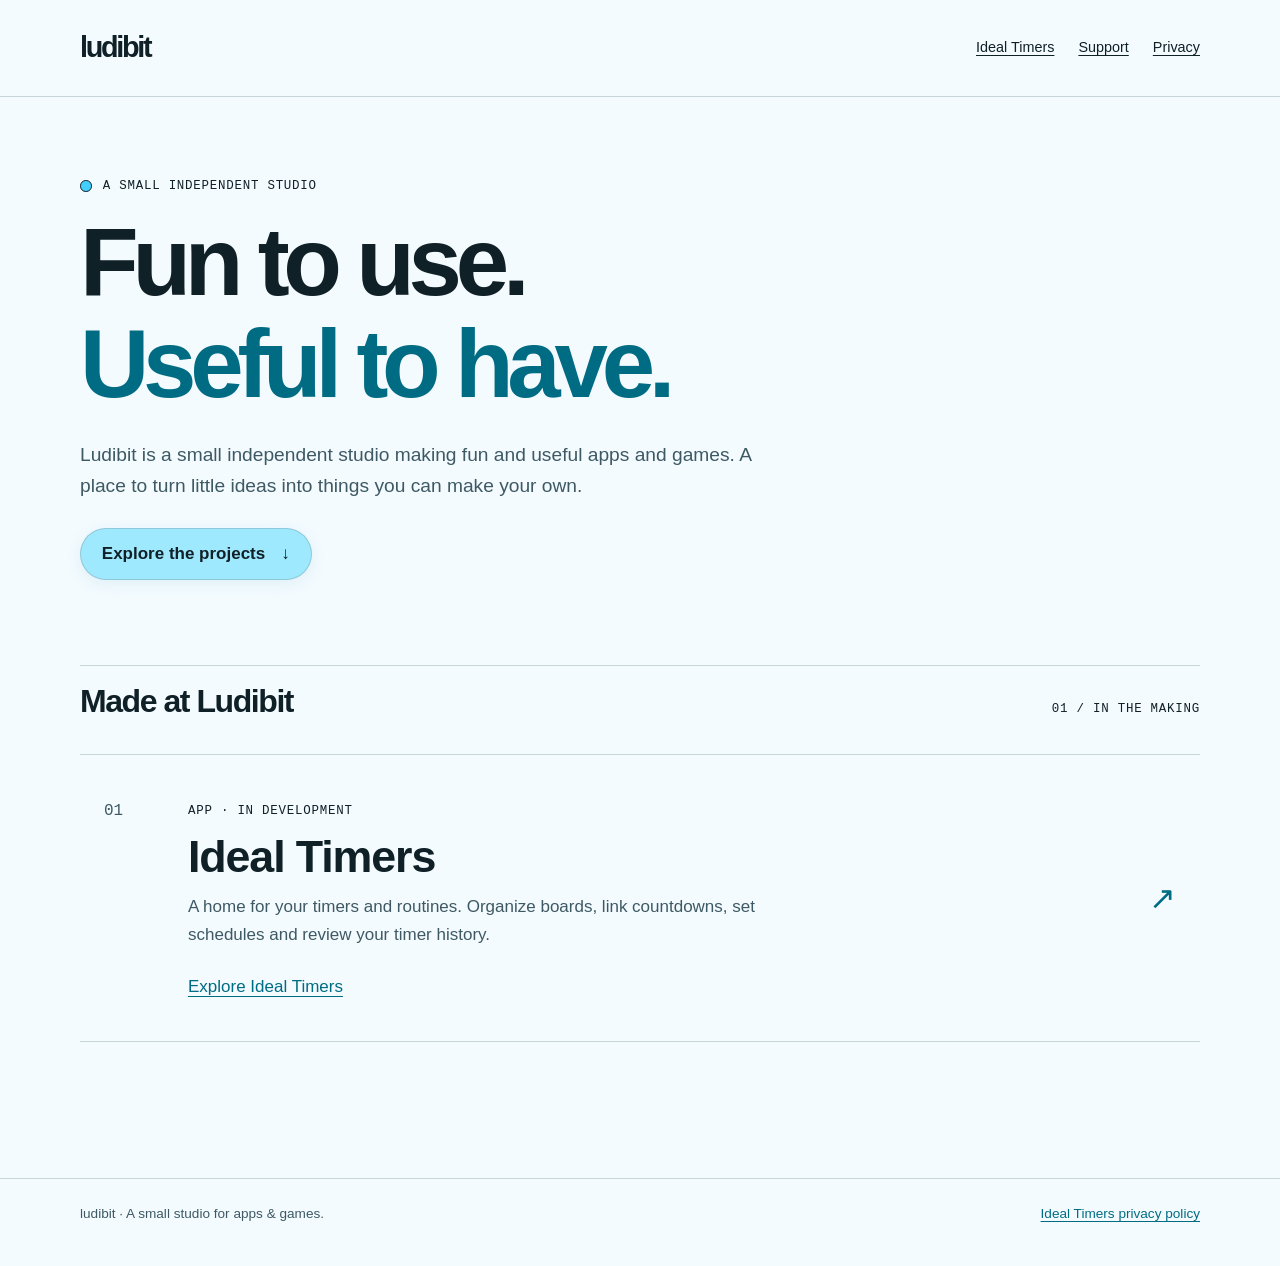
<file: index.html>
<!doctype html>
<html lang="en">
<head>
  <meta charset="utf-8">
  <meta name="viewport" content="width=device-width,initial-scale=1">
  <meta name="description" content="Ludibit is a small independent studio making fun and useful apps and games. Explore Ideal Timers, its first app in development.">
  <title>Ludibit — Fun and useful apps &amp; games</title>
  <link rel="stylesheet" href="styles.css?v=d5ea6af3157f">
</head>
<body>
  <header><nav class="wrap" aria-label="Main navigation">
    <a class="brand" href="/" aria-current="page">ludibit</a>
    <div class="links"><a href="/ideal_timers/">Ideal Timers</a><a href="/support/">Support</a><a href="/ideal_timers/privacy-policy/">Privacy</a></div>
  </nav></header>
  <main class="wrap">
    <section class="studio-intro" aria-labelledby="intro-title">
      <div class="eyebrow">A small independent studio</div>
      <h1 id="intro-title">Fun to use.<br><em>Useful to have.</em></h1>
      <p class="intro">Ludibit is a small independent studio making fun and useful apps and games. A place to turn little ideas into things you can make your own.</p>
      <a class="button" href="#projects">Explore the projects <span aria-hidden="true">↓</span></a>
    </section>
    <section id="projects" aria-labelledby="projects-title">
      <div class="section-head"><h2 id="projects-title">Made at Ludibit</h2><span class="caption">01 / In the making</span></div>
      <ul class="app-list">
        <li><a class="app-entry" href="/ideal_timers/">
          <span class="app-number" aria-hidden="true">01</span>
          <div class="app-entry-copy"><span class="status">App · In development</span><h3>Ideal Timers</h3><p>A home for your timers and routines. Organize boards, link countdowns, set schedules and review your timer history.</p><span class="app-entry-link">Explore Ideal Timers</span></div>
          <span class="app-entry-arrow" aria-hidden="true">↗</span>
        </a></li>
      </ul>
    </section>
  </main>
  <footer><div class="wrap footer-row"><span>ludibit · A small studio for apps &amp; games.</span><a href="/ideal_timers/privacy-policy/">Ideal Timers privacy policy</a></div></footer>
</body>
</html>
</file>
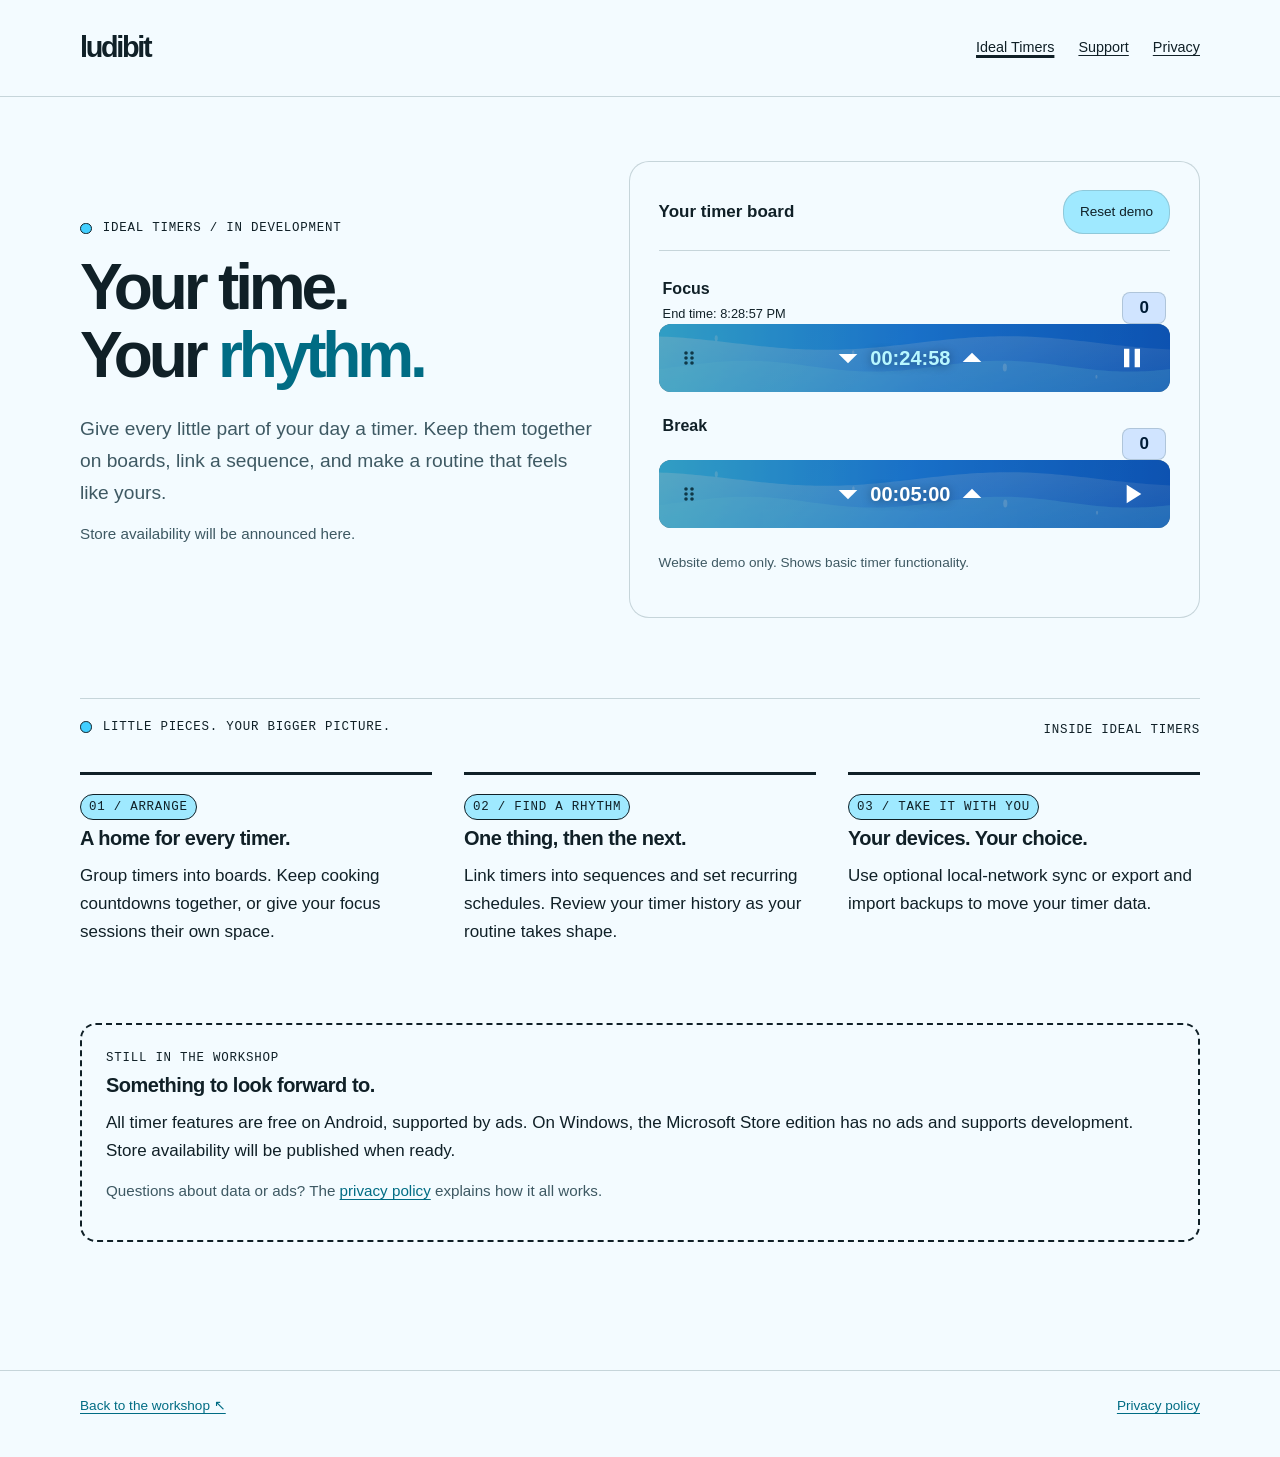
<file: ideal_timers/index.html>
<!doctype html>
<html lang="en">
<head>
  <meta charset="utf-8">
  <meta name="viewport" content="width=device-width,initial-scale=1">
  <meta name="description" content="Ideal Timers by Ludibit. Build your own rhythm with timer boards, sequences, schedules and history. Try a little timer demo.">
  <title>Ideal Timers — Find your rhythm · Ludibit</title>
  <link rel="stylesheet" href="../styles.css?v=d5ea6af3157f">
  <script src="demo.js?v=3c2bd260f013" defer></script>
</head>
<body>
  <header><nav class="wrap" aria-label="Main navigation">
    <a class="brand" href="/">ludibit</a>
    <div class="links"><a href="/ideal_timers/" aria-current="page">Ideal Timers</a><a href="/support/">Support</a><a href="/ideal_timers/privacy-policy/">Privacy</a></div>
  </nav></header>
  <main class="wrap">
    <section class="hero app-hero" aria-labelledby="app-title">
      <div><div class="eyebrow">Ideal Timers / In development</div><h1 id="app-title">Your time. <br>Your <em>rhythm.</em></h1><p class="intro">Give every little part of your day a timer. Keep them together on boards, link a sequence, and make a routine that feels like yours.</p><p class="note">Store availability will be announced here.</p></div>
      <section class="demo" aria-labelledby="demo-title" data-demo>
        <div class="demo-top"><span class="demo-title" id="demo-title">Your timer board</span><button class="board-reset" type="button" hidden>Reset demo</button></div>
        <div class="timer-list"><p class="note">An interactive preview of the app’s blue liquid timers.</p></div>
        <p class="demo-status">Website demo only. Shows basic timer functionality.</p>
        <noscript><p>Enable JavaScript to try the timer board. All app information is available below.</p></noscript>
      </section>
    </section>
    <div class="section-head" id="details"><span class="eyebrow">Little pieces. Your bigger picture.</span><span class="caption">Inside Ideal Timers</span></div>
    <div class="features"><section><span class="index">01 / Arrange</span><h3>A home for every timer.</h3><p>Group timers into boards. Keep cooking countdowns together, or give your focus sessions their own space.</p></section><section><span class="index">02 / Find a rhythm</span><h3>One thing, then the next.</h3><p>Link timers into sequences and set recurring schedules. Review your timer history as your routine takes shape.</p></section><section><span class="index">03 / Take it with you</span><h3>Your devices. Your choice.</h3><p>Use optional local-network sync or export and import backups to move your timer data.</p></section></div>
    <aside class="availability" aria-labelledby="availability-title"><div class="status">Still in the workshop</div><h3 id="availability-title">Something to look forward to.</h3><p>All timer features are free on Android, supported by ads. On Windows, the Microsoft Store edition has no ads and supports development. Store availability will be published when ready.</p><p class="note">Questions about data or ads? The <a href="privacy-policy/">privacy policy</a> explains how it all works.</p></aside>
  </main>
  <footer><div class="wrap footer-row"><a href="../">Back to the workshop ↖</a><a href="privacy-policy/">Privacy policy</a></div></footer>
</body>
</html>
</file>
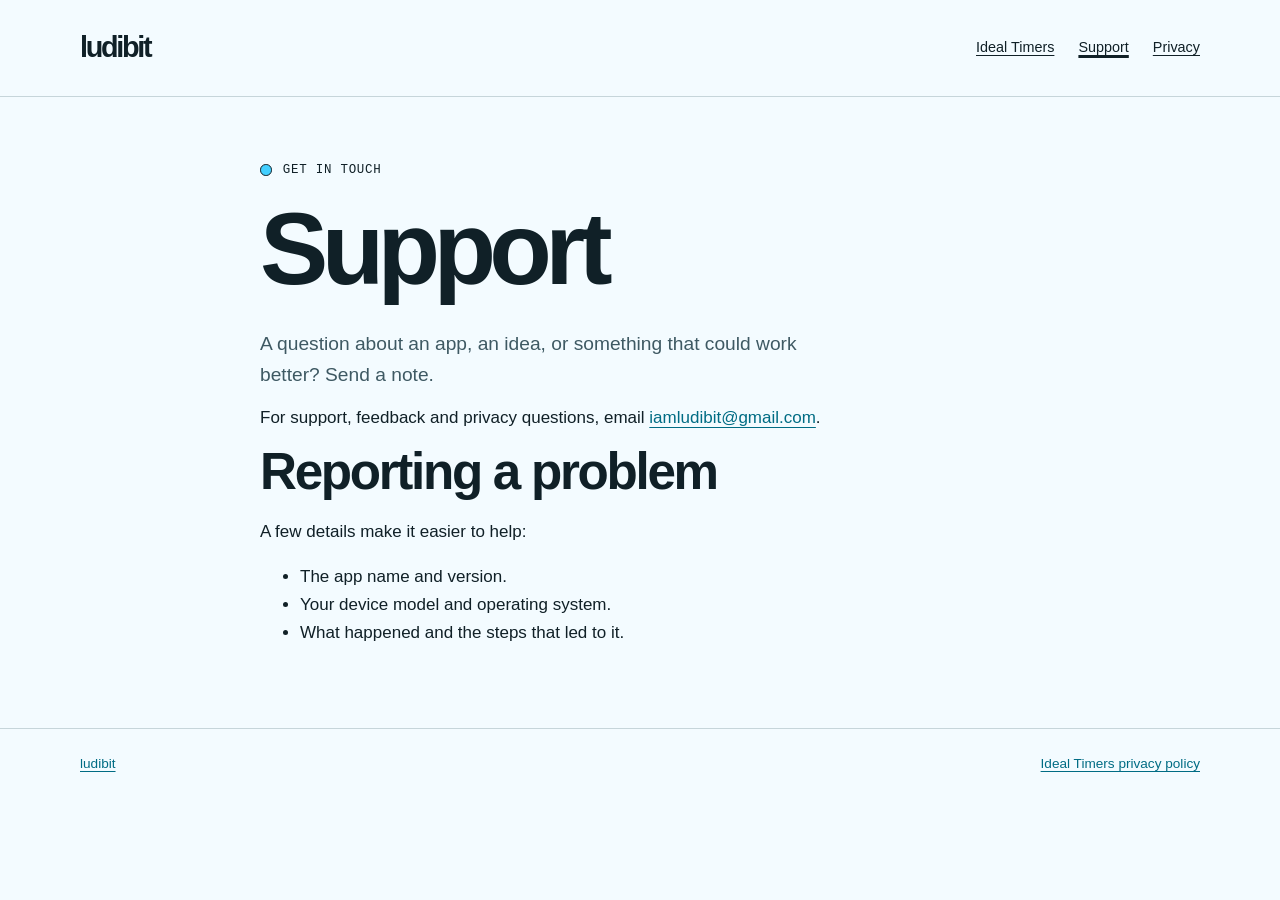
<file: support/index.html>
<!doctype html>
<html lang="en">
<head>
  <meta charset="utf-8">
  <meta name="viewport" content="width=device-width,initial-scale=1">
  <meta name="description" content="Support, feedback and privacy questions for Ludibit apps, including Ideal Timers.">
  <title>Support — Ludibit</title>
  <link rel="stylesheet" href="../styles.css?v=d5ea6af3157f">
</head>
<body>
  <header><nav class="wrap" aria-label="Main navigation">
    <a class="brand" href="/">ludibit</a>
    <div class="links"><a href="/ideal_timers/">Ideal Timers</a><a href="/support/" aria-current="page">Support</a><a href="/ideal_timers/privacy-policy/">Privacy</a></div>
  </nav></header>
  <main class="wrap policy-width">
    <div class="eyebrow">Get in touch</div>
    <h1>Support</h1>
    <p class="intro">A question about an app, an idea, or something that could work better? Send a note.</p>
    <p>For support, feedback and privacy questions, email <a href="mailto:iamludibit@gmail.com">iamludibit@gmail.com</a>.</p>
    <h2>Reporting a problem</h2>
    <p>A few details make it easier to help:</p>
    <ul>
      <li>The app name and version.</li>
      <li>Your device model and operating system.</li>
      <li>What happened and the steps that led to it.</li>
    </ul>
  </main>
  <footer><div class="wrap footer-row"><a href="/">ludibit</a><a href="/ideal_timers/privacy-policy/">Ideal Timers privacy policy</a></div></footer>
</body>
</html>
</file>
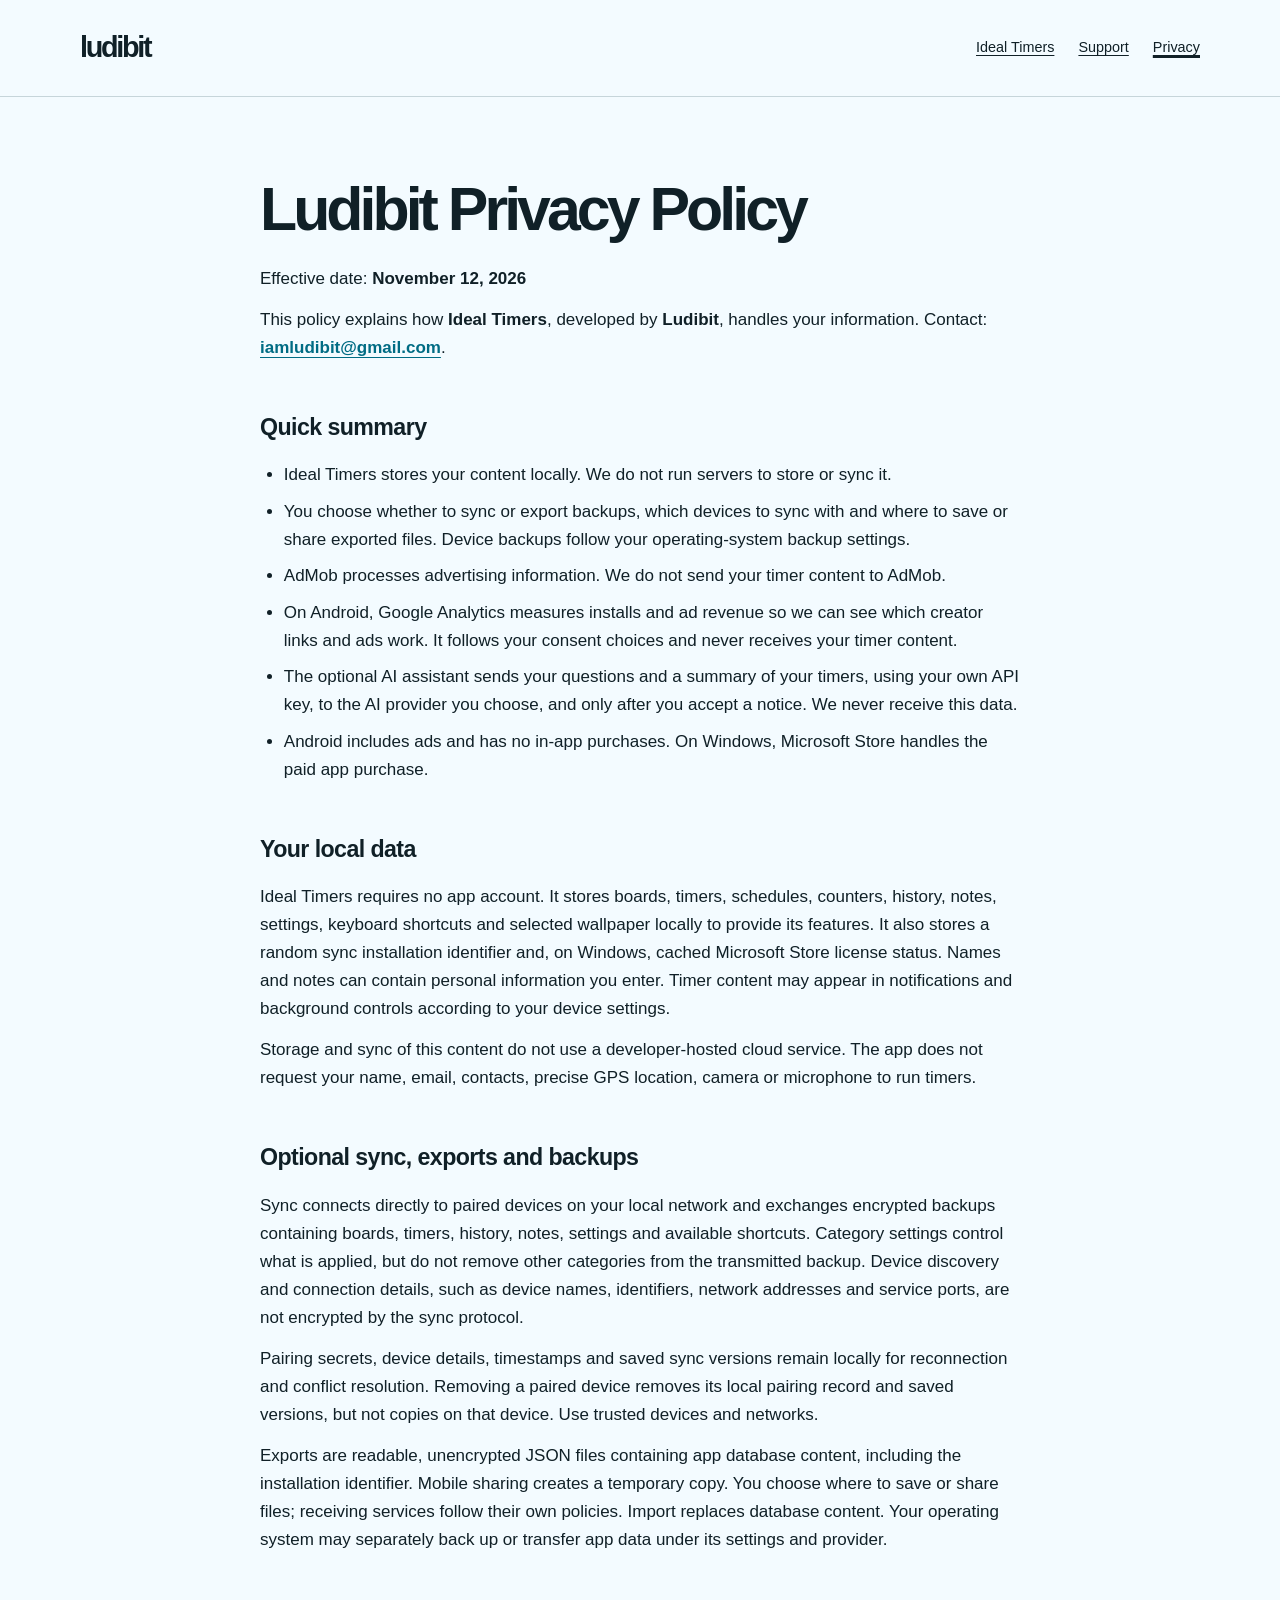
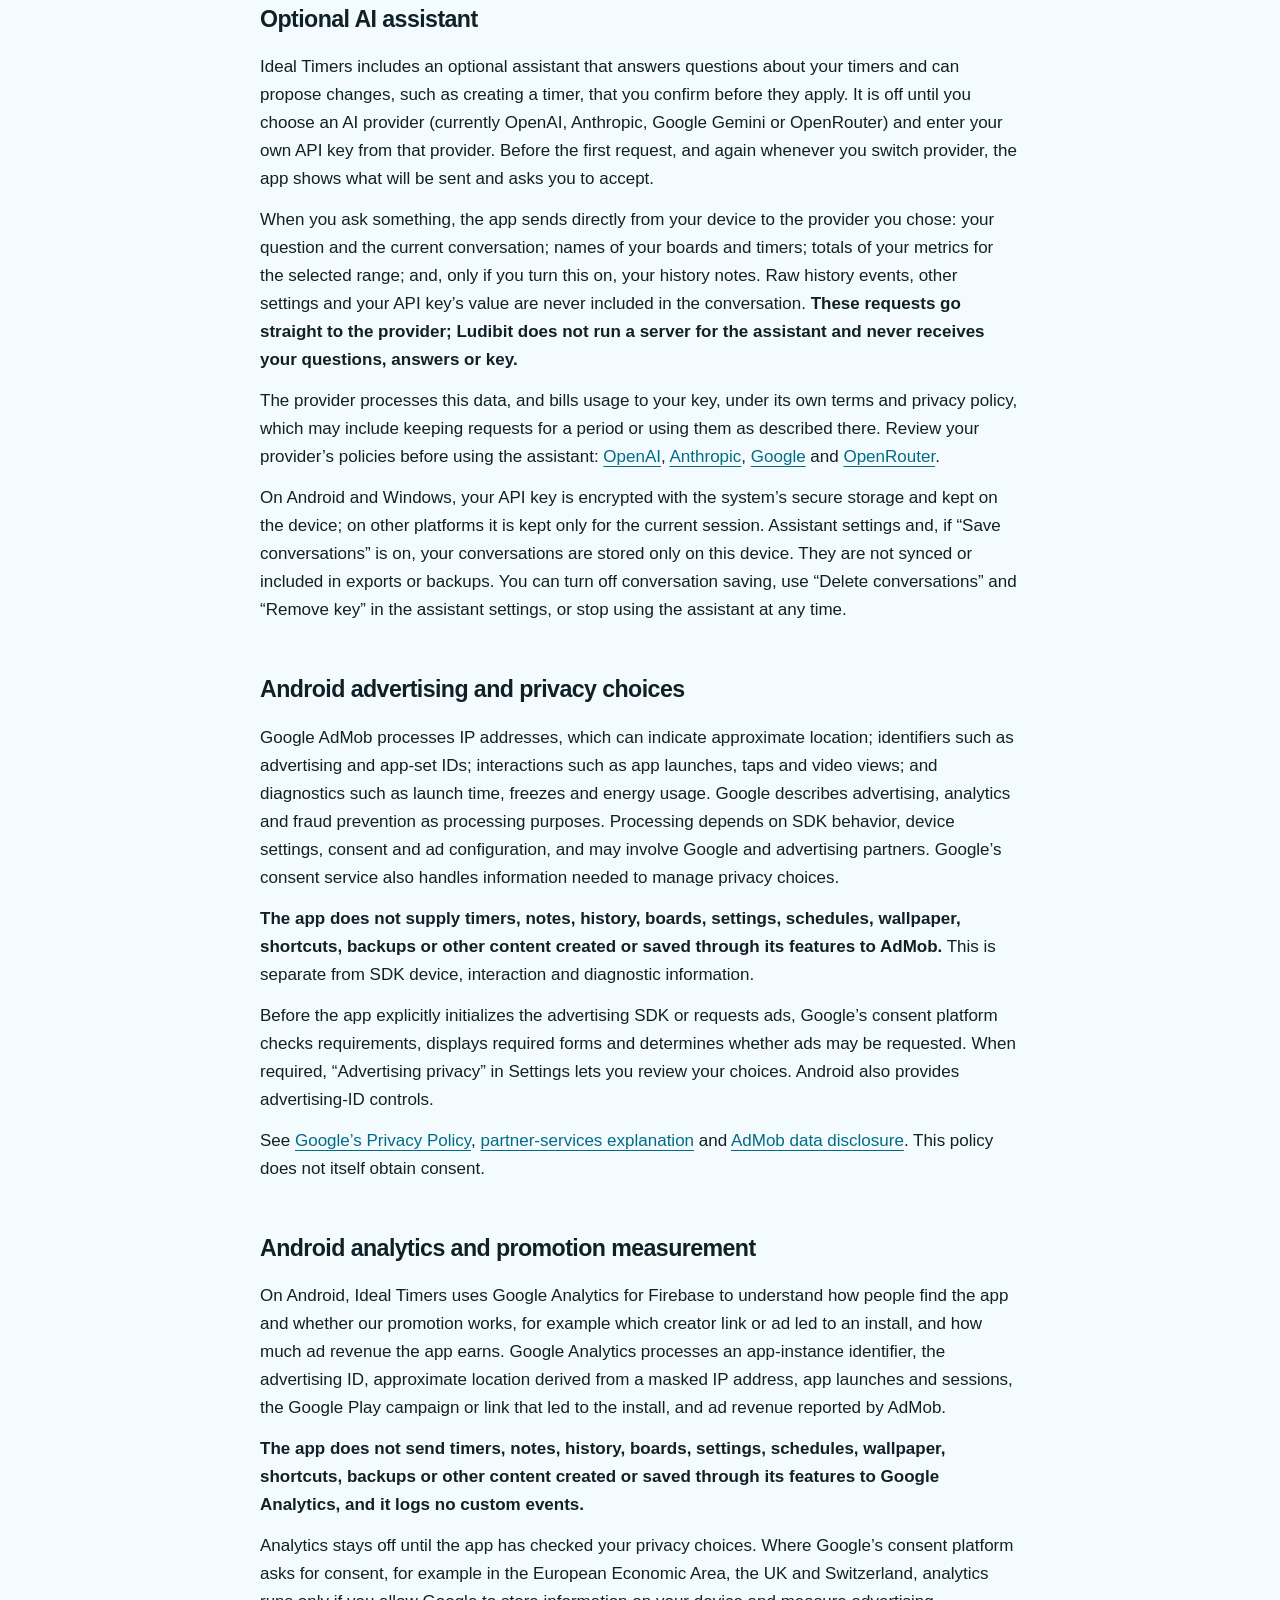
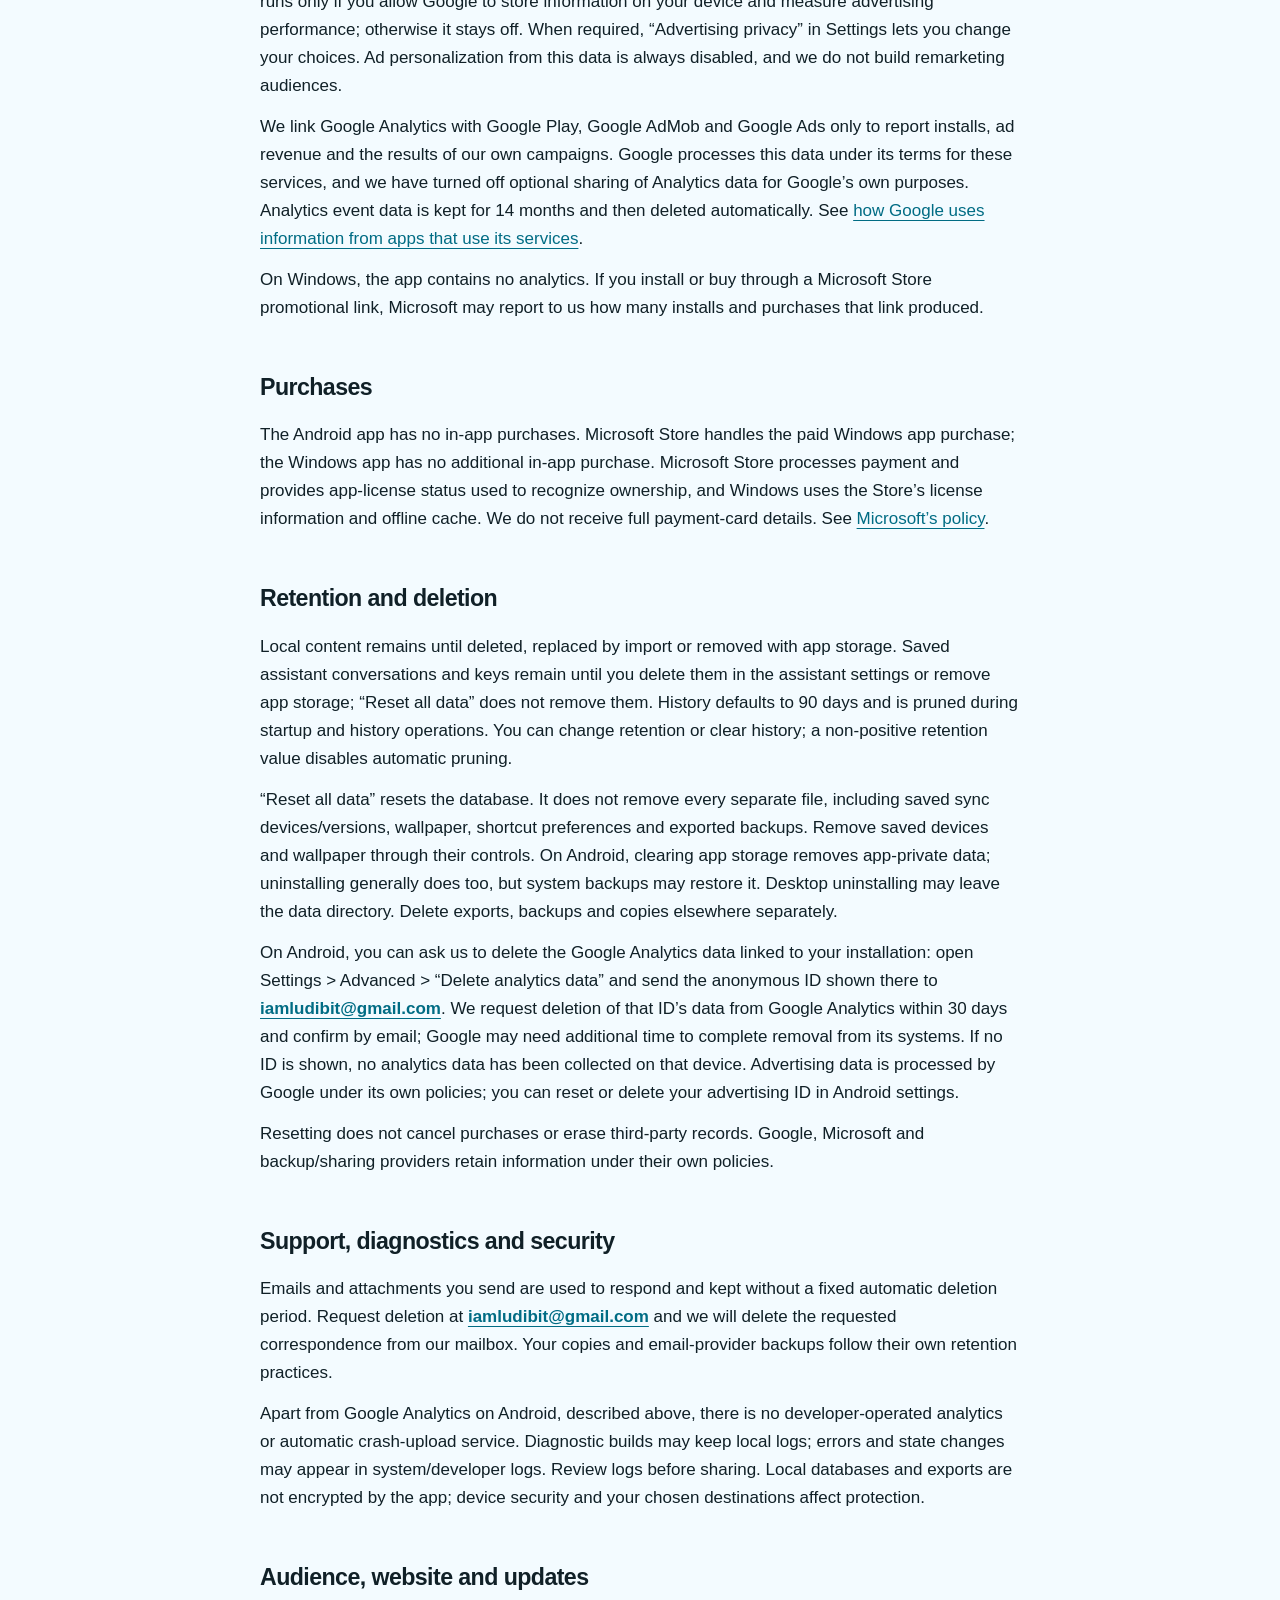
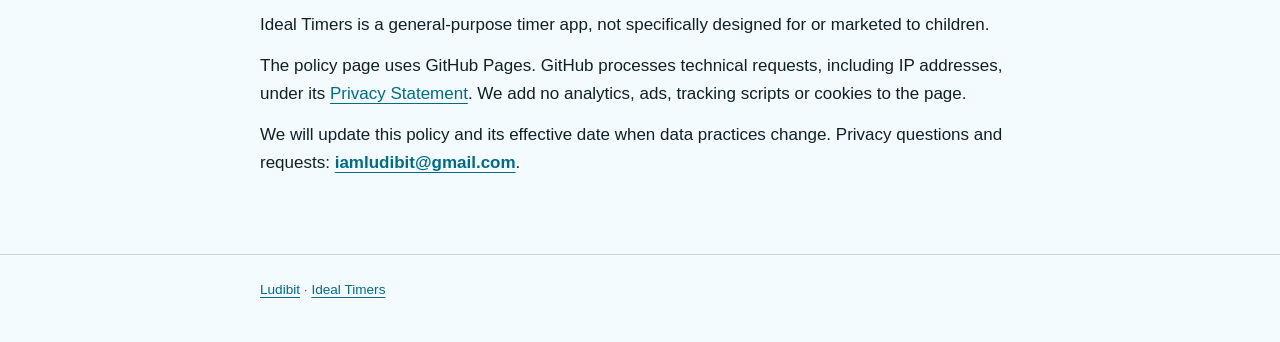
<file: ideal_timers/privacy-policy/index.html>
<!doctype html>
<html lang="en">
<head>
  <meta charset="utf-8">
  <meta name="viewport" content="width=device-width,initial-scale=1">
  <meta name="description" content="Privacy policy for Ideal Timers by Ludibit, including local data, sync, ads, analytics, purchases and deletion.">
  <title>Ideal Timers Privacy Policy — Ludibit</title>
  <link rel="canonical" href="https://ludibit.github.io/ideal_timers/privacy-policy/">
  <link rel="stylesheet" href="../../styles.css?v=d5ea6af3157f">
</head>
<body>
  <header><nav class="wrap" aria-label="Main navigation">
    <a class="brand" href="/">ludibit</a>
    <div class="links"><a href="/ideal_timers/">Ideal Timers</a><a href="/support/">Support</a><a href="/ideal_timers/privacy-policy/" aria-current="page">Privacy</a></div>
  </nav></header>
  <main class="wrap policy-width policy" id="main">
<h1 id="ludibit-privacy-policy">Ludibit Privacy Policy</h1>

<p>Effective date: <strong>November 12, 2026</strong></p>

<p>This policy explains how <strong>Ideal Timers</strong>, developed by <strong>Ludibit</strong>, handles your information. Contact: <strong><a href="mailto:iamludibit@gmail.com">iamludibit@gmail.com</a></strong>.</p>

<h2 id="quick-summary">Quick summary</h2>

<ul>
  <li>Ideal Timers stores your content locally. We do not run servers to store or sync it.</li>
  <li>You choose whether to sync or export backups, which devices to sync with and where to save or share exported files. Device backups follow your operating-system backup settings.</li>
  <li>AdMob processes advertising information. We do not send your timer content to AdMob.</li>
  <li>On Android, Google Analytics measures installs and ad revenue so we can see which creator links and ads work. It follows your consent choices and never receives your timer content.</li>
  <li>The optional AI assistant sends your questions and a summary of your timers, using your own API key, to the AI provider you choose, and only after you accept a notice. We never receive this data.</li>
  <li>Android includes ads and has no in-app purchases. On Windows, Microsoft Store handles the paid app purchase.</li>
</ul>

<h2 id="your-local-data">Your local data</h2>

<p>Ideal Timers requires no app account. It stores boards, timers, schedules, counters, history, notes, settings, keyboard shortcuts and selected wallpaper locally to provide its features. It also stores a random sync installation identifier and, on Windows, cached Microsoft Store license status. Names and notes can contain personal information you enter. Timer content may appear in notifications and background controls according to your device settings.</p>

<p>Storage and sync of this content do not use a developer-hosted cloud service. The app does not request your name, email, contacts, precise GPS location, camera or microphone to run timers.</p>

<h2 id="optional-sync-exports-and-backups">Optional sync, exports and backups</h2>

<p>Sync connects directly to paired devices on your local network and exchanges encrypted backups containing boards, timers, history, notes, settings and available shortcuts. Category settings control what is applied, but do not remove other categories from the transmitted backup. Device discovery and connection details, such as device names, identifiers, network addresses and service ports, are not encrypted by the sync protocol.</p>

<p>Pairing secrets, device details, timestamps and saved sync versions remain locally for reconnection and conflict resolution. Removing a paired device removes its local pairing record and saved versions, but not copies on that device. Use trusted devices and networks.</p>

<p>Exports are readable, unencrypted JSON files containing app database content, including the installation identifier. Mobile sharing creates a temporary copy. You choose where to save or share files; receiving services follow their own policies. Import replaces database content. Your operating system may separately back up or transfer app data under its settings and provider.</p>

<h2 id="optional-ai-assistant">Optional AI assistant</h2>

<p>Ideal Timers includes an optional assistant that answers questions about your timers and can propose changes, such as creating a timer, that you confirm before they apply. It is off until you choose an AI provider (currently OpenAI, Anthropic, Google Gemini or OpenRouter) and enter your own API key from that provider. Before the first request, and again whenever you switch provider, the app shows what will be sent and asks you to accept.</p>

<p>When you ask something, the app sends directly from your device to the provider you chose: your question and the current conversation; names of your boards and timers; totals of your metrics for the selected range; and, only if you turn this on, your history notes. Raw history events, other settings and your API key’s value are never included in the conversation. <strong>These requests go straight to the provider; Ludibit does not run a server for the assistant and never receives your questions, answers or key.</strong></p>

<p>The provider processes this data, and bills usage to your key, under its own terms and privacy policy, which may include keeping requests for a period or using them as described there. Review your provider’s policies before using the assistant: <a href="https://openai.com/policies/privacy-policy/">OpenAI</a>, <a href="https://www.anthropic.com/legal/privacy">Anthropic</a>, <a href="https://policies.google.com/privacy">Google</a> and <a href="https://openrouter.ai/privacy">OpenRouter</a>.</p>

<p>On Android and Windows, your API key is encrypted with the system’s secure storage and kept on the device; on other platforms it is kept only for the current session. Assistant settings and, if “Save conversations” is on, your conversations are stored only on this device. They are not synced or included in exports or backups. You can turn off conversation saving, use “Delete conversations” and “Remove key” in the assistant settings, or stop using the assistant at any time.</p>

<h2 id="android-advertising-and-privacy-choices">Android advertising and privacy choices</h2>

<p>Google AdMob processes IP addresses, which can indicate approximate location; identifiers such as advertising and app-set IDs; interactions such as app launches, taps and video views; and diagnostics such as launch time, freezes and energy usage. Google describes advertising, analytics and fraud prevention as processing purposes. Processing depends on SDK behavior, device settings, consent and ad configuration, and may involve Google and advertising partners. Google’s consent service also handles information needed to manage privacy choices.</p>

<p><strong>The app does not supply timers, notes, history, boards, settings, schedules, wallpaper, shortcuts, backups or other content created or saved through its features to AdMob.</strong> This is separate from SDK device, interaction and diagnostic information.</p>

<p>Before the app explicitly initializes the advertising SDK or requests ads, Google’s consent platform checks requirements, displays required forms and determines whether ads may be requested. When required, “Advertising privacy” in Settings lets you review your choices. Android also provides advertising-ID controls.</p>

<p>See <a href="https://policies.google.com/privacy">Google’s Privacy Policy</a>, <a href="https://policies.google.com/technologies/partner-sites">partner-services explanation</a> and <a href="https://developers.google.com/admob/android/privacy/play-data-disclosure">AdMob data disclosure</a>. This policy does not itself obtain consent.</p>

<h2 id="android-analytics-and-promotion-measurement">Android analytics and promotion measurement</h2>

<p>On Android, Ideal Timers uses Google Analytics for Firebase to understand how people find the app and whether our promotion works, for example which creator link or ad led to an install, and how much ad revenue the app earns. Google Analytics processes an app-instance identifier, the advertising ID, approximate location derived from a masked IP address, app launches and sessions, the Google Play campaign or link that led to the install, and ad revenue reported by AdMob.</p>

<p><strong>The app does not send timers, notes, history, boards, settings, schedules, wallpaper, shortcuts, backups or other content created or saved through its features to Google Analytics, and it logs no custom events.</strong></p>

<p>Analytics stays off until the app has checked your privacy choices. Where Google’s consent platform asks for consent, for example in the European Economic Area, the UK and Switzerland, analytics runs only if you allow Google to store information on your device and measure advertising performance; otherwise it stays off. When required, “Advertising privacy” in Settings lets you change your choices. Ad personalization from this data is always disabled, and we do not build remarketing audiences.</p>

<p>We link Google Analytics with Google Play, Google AdMob and Google Ads only to report installs, ad revenue and the results of our own campaigns. Google processes this data under its terms for these services, and we have turned off optional sharing of Analytics data for Google’s own purposes. Analytics event data is kept for 14 months and then deleted automatically. See <a href="https://policies.google.com/technologies/partner-sites">how Google uses information from apps that use its services</a>.</p>

<p>On Windows, the app contains no analytics. If you install or buy through a Microsoft Store promotional link, Microsoft may report to us how many installs and purchases that link produced.</p>

<h2 id="purchases">Purchases</h2>

<p>The Android app has no in-app purchases. Microsoft Store handles the paid Windows app purchase; the Windows app has no additional in-app purchase. Microsoft Store processes payment and provides app-license status used to recognize ownership, and Windows uses the Store’s license information and offline cache. We do not receive full payment-card details. See <a href="https://privacy.microsoft.com/privacystatement">Microsoft’s policy</a>.</p>

<h2 id="retention-and-deletion">Retention and deletion</h2>

<p>Local content remains until deleted, replaced by import or removed with app storage. Saved assistant conversations and keys remain until you delete them in the assistant settings or remove app storage; “Reset all data” does not remove them. History defaults to 90 days and is pruned during startup and history operations. You can change retention or clear history; a non-positive retention value disables automatic pruning.</p>

<p>“Reset all data” resets the database. It does not remove every separate file, including saved sync devices/versions, wallpaper, shortcut preferences and exported backups. Remove saved devices and wallpaper through their controls. On Android, clearing app storage removes app-private data; uninstalling generally does too, but system backups may restore it. Desktop uninstalling may leave the data directory. Delete exports, backups and copies elsewhere separately.</p>

<p>On Android, you can ask us to delete the Google Analytics data linked to your installation: open Settings &gt; Advanced &gt; “Delete analytics data” and send the anonymous ID shown there to <strong><a href="mailto:iamludibit@gmail.com">iamludibit@gmail.com</a></strong>. We request deletion of that ID’s data from Google Analytics within 30 days and confirm by email; Google may need additional time to complete removal from its systems. If no ID is shown, no analytics data has been collected on that device. Advertising data is processed by Google under its own policies; you can reset or delete your advertising ID in Android settings.</p>

<p>Resetting does not cancel purchases or erase third-party records. Google, Microsoft and backup/sharing providers retain information under their own policies.</p>

<h2 id="support-diagnostics-and-security">Support, diagnostics and security</h2>

<p>Emails and attachments you send are used to respond and kept without a fixed automatic deletion period. Request deletion at <strong><a href="mailto:iamludibit@gmail.com">iamludibit@gmail.com</a></strong> and we will delete the requested correspondence from our mailbox. Your copies and email-provider backups follow their own retention practices.</p>

<p>Apart from Google Analytics on Android, described above, there is no developer-operated analytics or automatic crash-upload service. Diagnostic builds may keep local logs; errors and state changes may appear in system/developer logs. Review logs before sharing. Local databases and exports are not encrypted by the app; device security and your chosen destinations affect protection.</p>

<h2 id="audience-website-and-updates">Audience, website and updates</h2>

<p>Ideal Timers is a general-purpose timer app, not specifically designed for or marketed to children.</p>

<p>The policy page uses GitHub Pages. GitHub processes technical requests, including IP addresses, under its <a href="https://docs.github.com/en/site-policy/privacy-policies/github-general-privacy-statement">Privacy Statement</a>. We add no analytics, ads, tracking scripts or cookies to the page.</p>

<p>We will update this policy and its effective date when data practices change. Privacy questions and requests: <strong><a href="mailto:iamludibit@gmail.com">iamludibit@gmail.com</a></strong>.</p>
  </main>
  <footer><div class="wrap policy-width"><a href="../../">Ludibit</a> · <a href="../">Ideal Timers</a></div></footer>
</body>
</html>
</file>
<file: styles.css>
/* Shared website palette from lib/theme/flavors/flavor_one_theme.dart. */
:root { color-scheme:light dark; --bg:#f3fbff; --card:#ffffff; --ink:#102027; --muted:#3e5963; --line:#6c879155; --accent:#006c84; --highlight:#42cfff; --button:#9fe9ff; --panel:#d7eef7; --counter:#d0e4ff; --counter-ink:#001c36; --grid:#006c8412; }
* { box-sizing:border-box; }
[hidden] { display:none !important; }
.sr-only { position:absolute; width:1px; height:1px; padding:0; margin:-1px; overflow:hidden; clip-path:inset(50%); white-space:nowrap; border:0; }
body { margin:0; background:var(--bg); color:var(--ink); font:17px/1.65 Roboto,Arial,sans-serif; }
a { color:var(--accent); text-underline-offset:.22em; }
a:hover { text-decoration-thickness:2px; }
a:focus-visible, button:focus-visible { outline:3px solid var(--accent); outline-offset:5px; }
button, input { font:inherit; }
button { cursor:pointer; }
.wrap { width:min(100% - 3rem,1120px); margin-inline:auto; }
header { padding:1.5rem 0; border-bottom:1px solid var(--line); }
nav { display:flex; align-items:center; justify-content:space-between; gap:1rem; flex-wrap:wrap; }
.brand { display:inline-flex; align-items:center; gap:.65rem; color:var(--ink); font-weight:900; text-decoration:none; font-size:1.8rem; letter-spacing:-.08em; }
.links { display:flex; flex-wrap:wrap; gap:.6rem 1.5rem; font-size:.9rem; }
.links a { color:var(--ink); }
.links [aria-current=page] { text-decoration-thickness:3px; }
main { padding:4rem 0; }
h1,h2,h3 { line-height:1.06; }
h1 { font-size:clamp(3rem,8vw,6.5rem); font-weight:900; letter-spacing:-.065em; margin:1rem 0 1.5rem; }
h2 { font-size:clamp(2rem,4vw,3.2rem); letter-spacing:-.045em; margin:.6rem 0 1.2rem; }
h3 { font-size:1.25rem; letter-spacing:-.025em; margin:.5rem 0; }
p { margin:.8rem 0; }
.eyebrow,.status,.index,.caption { font: .78rem/1.5 'Courier New',monospace; letter-spacing:.06em; text-transform:uppercase; }
.eyebrow { display:flex; align-items:center; gap:.7rem; }
.eyebrow::before { content:''; width:.6rem; height:.6rem; background:var(--highlight); border:1px solid var(--ink); border-radius:50%; }
.intro { font-size:1.2rem; max-width:36rem; color:var(--muted); }
.hero { display:grid; grid-template-columns:1.2fr 1fr; align-items:center; gap:3rem; padding-bottom:5rem; }
.hero h1 em,.studio-intro h1 em { font-style:normal; color:var(--accent); font-weight:700; letter-spacing:-.065em; }
.button { display:inline-flex; align-items:center; justify-content:center; gap:1rem; border:1px solid var(--line); border-radius:99px; padding:.7rem 1.3rem; background:var(--button); color:var(--ink); font-weight:700; text-decoration:none; box-shadow:0 4px 16px #006c8415; margin:.8rem .3rem .8rem 0; }
.button:hover { transform:translateY(-2px); }
.section-head { display:flex; align-items:baseline; justify-content:space-between; flex-wrap:wrap; gap:1rem; border-top:1px solid var(--line); padding-top:1.2rem; }
/* The studio directory is text-led. Product visuals must reflect the real app. */
.studio-intro { padding:1rem 0 4.5rem; max-width:950px; }
.studio-intro h1 { font-size:clamp(3rem,7.5vw,6rem); }
.studio-intro .intro { max-width:43rem; }
.section-head h2 { margin:0 0 .7rem; font-size:clamp(1.5rem,3vw,2rem); }
.app-list { list-style:none; padding:0; margin:1.5rem 0 4.5rem; }
.app-entry { display:grid; grid-template-columns:60px 1fr 60px; gap:1.5rem; padding:2.5rem 1.5rem; border-top:1px solid var(--line); border-bottom:1px solid var(--line); color:var(--ink); text-decoration:none; }
.app-entry:hover { background:var(--panel); }
.app-number { font:1rem 'Courier New',monospace; color:var(--muted); padding-top:.4rem; }
.app-entry h3 { font-size:clamp(1.8rem,4vw,2.8rem); margin:.6rem 0; }
.app-entry p { color:var(--muted); max-width:40rem; }
.app-entry-link { display:inline-block; margin-top:.7rem; color:var(--accent); text-decoration:underline; text-underline-offset:.22em; }
.app-entry-arrow { font-size:2rem; color:var(--accent); align-self:center; justify-self:end; }
.contact { display:grid; grid-template-columns:1fr 1fr; gap:2rem; padding:2rem 0 1rem; border-top:1px solid var(--line); }
.contact a { overflow-wrap:anywhere; }
footer { padding:1.5rem 0 2.5rem; border-top:1px solid var(--line); font-size:.85rem; color:var(--muted); }
.footer-row { display:flex; flex-wrap:wrap; justify-content:space-between; gap:.5rem 2rem; }
.note { color:var(--muted); font-size:.95rem; }
/* The app tile: title and counter above a 68px liquid progress bar. */
.app-hero { grid-template-columns:minmax(0,.95fr) minmax(0,1.05fr); gap:2rem; }
.app-hero h1 { font-size:clamp(3rem,5vw,4.5rem); }
.app-hero .intro { max-width:46rem; }
.demo { min-width:0; background:var(--bg); border:1px solid var(--line); border-radius:20px; padding:clamp(.8rem,2.5vw,1.8rem); }
.demo-top { display:flex; justify-content:space-between; flex-wrap:wrap; gap:1rem; align-items:center; padding-bottom:1rem; border-bottom:1px solid var(--line); }
.demo-title { font-weight:700; }
.timer-list { margin:1.5rem 0; }
.timer { margin:1.2rem 0; }
.timer-heading { display:flex; justify-content:space-between; align-items:end; gap:1rem; padding:0 4px; }
.timer-heading strong { font-size:1rem; }
.timer-end { display:block; min-height:1.3rem; font-size:.8rem; }
.timer-counter { display:grid; place-items:center; align-self:end; min-width:44px; height:32px; padding:0 .7rem; border-radius:8px; color:var(--counter-ink); background:var(--counter); font-weight:700; border:1px solid var(--line); }
.timer-track { position:relative; height:68px; border-radius:12px; overflow:hidden; background:linear-gradient(135deg,#08212c,#103749); }
.liquid-fill { position:absolute; inset:0 auto 0 0; width:var(--progress,100%); background:linear-gradient(90deg,#42cfff,#1f8bff,#0d5fdb); opacity:.72; pointer-events:none; }
.liquid-fill svg { display:block; width:100%; height:100%; }
.timer-controls { position:relative; height:100%; display:grid; grid-template-columns:44px 1fr 52px; gap:4px; align-items:center; padding:0 8px; }
.timer-adjust { display:flex; justify-content:center; align-items:center; min-width:0; }
.timer output { font:700 clamp(1rem,2vw,1.25rem)/1 Roboto,Arial,sans-serif; color:white; font-variant-numeric:tabular-nums; white-space:nowrap; text-shadow:0 1px 10px #0006; }
.timer[data-running=true] output { color:#b8f7ff; }
.timer button { display:grid; place-items:center; width:44px; height:44px; background:none; border:0; border-radius:8px; padding:0; color:white; touch-action:manipulation; }
.timer button:hover { background:#ffffff18; }
.timer button:focus-visible { outline:2px solid white; outline-offset:-4px; }
.timer svg.icon { width:32px; height:32px; fill:currentColor; }
.timer .drag-handle { cursor:grab; touch-action:none; color:var(--handle-color,#001f29cc); }
.timer .drag-handle:active { cursor:grabbing; }
.timer .drag-handle svg { width:24px; height:24px; }
.timer.is-dragging { outline:2px dashed var(--accent); outline-offset:5px; border-radius:8px; }
.demo .caption { font-size:.72rem; }
.demo-status { min-height:1.6em; font-size:.85rem; color:var(--muted); }
.demo-help { font-size:.85rem; color:var(--muted); margin-bottom:0; }
.demo button.board-reset { background:var(--button); color:var(--ink); border:1px solid var(--line); border-radius:20px; padding:.4rem 1rem; min-height:44px; font-size:.85rem; }
.features { display:grid; grid-template-columns:repeat(3,minmax(0,1fr)); gap:2rem; margin:2rem 0 4rem; }
.features section { border-top:3px solid var(--ink); padding-top:1rem; }
.features .index { display:inline-block; background:var(--button); color:var(--ink); border:1px solid var(--ink); padding:.15rem .5rem; border-radius:99px; }
.availability { border:2px dashed var(--ink); border-radius:1rem; padding:1.5rem; margin:2rem 0 4rem; }
.policy-width { max-width:760px; }
.policy { overflow-wrap:anywhere; }
.policy h1 { font-size:clamp(2.4rem,7vw,3.8rem); }
.policy h2 { margin-top:2.2em; font-size:1.45rem; letter-spacing:-.025em; line-height:1.25; }
.policy h3 { margin-top:1.8em; }
.policy li { margin:.5em 0; }
.policy ul { padding-left:1.4em; }
.policy h2,.policy h3 { scroll-margin-top:24px; }
@media(max-width:960px) {
 .app-hero { grid-template-columns:1fr; }
}
@media(max-width:760px) {
 .hero { grid-template-columns:1fr; gap:2.5rem; padding-bottom:3.5rem; }
 .contact { grid-template-columns:1fr; }
 .app-entry { grid-template-columns:1fr 32px; padding:1.5rem .5rem; gap:1rem; }
 .app-number { display:none; }
 .studio-intro { padding-bottom:3rem; }
 .features { grid-template-columns:1fr; gap:1rem; }
 main { padding:2.5rem 0; }
 .timer-controls { grid-template-columns:36px 1fr 40px; padding:0 2px; gap:0; }
 .timer button { width:36px; }
 .timer output { font-size:1rem; }
}
@media(prefers-color-scheme:dark) {
 :root { --bg:#071e28; --card:#0d2b37; --ink:#e3f4fa; --muted:#b6cbd4; --line:#879ca54d; --accent:#6fd3f3; --highlight:#42cfff; --button:#004d61; --panel:#183743; --counter:#11476f; --counter-ink:#d0e4ff; --grid:#6fd3f312; }
}
@media(prefers-reduced-motion:no-preference) { .button { transition:transform .15s; } .liquid-fill { transition:width .28s ease-out; } }
@media print {
 body { background:white; color:black; }
 header,footer { display:none; }
 .policy { width:100%; max-width:none; padding:0; }
 .policy a { color:inherit; }
 .policy h2,.policy h3 { break-after:avoid; }
}
</file>
